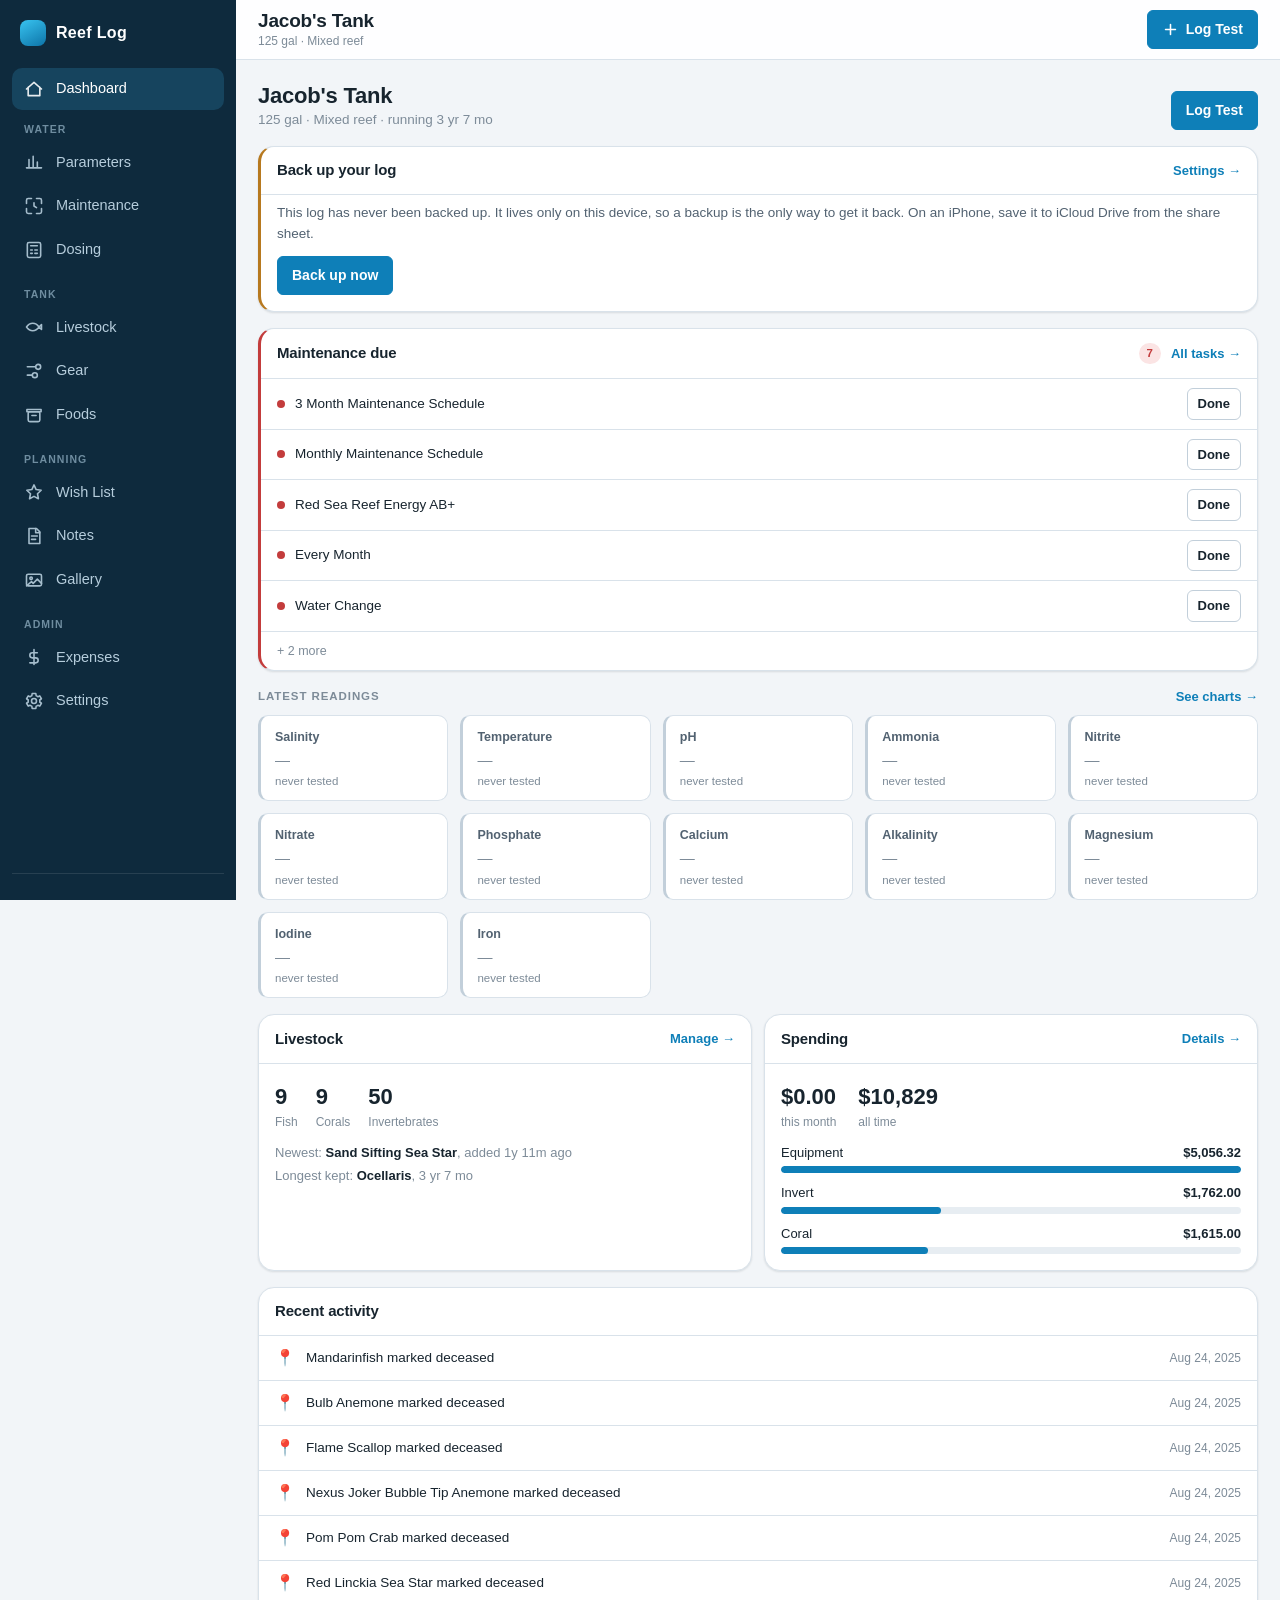
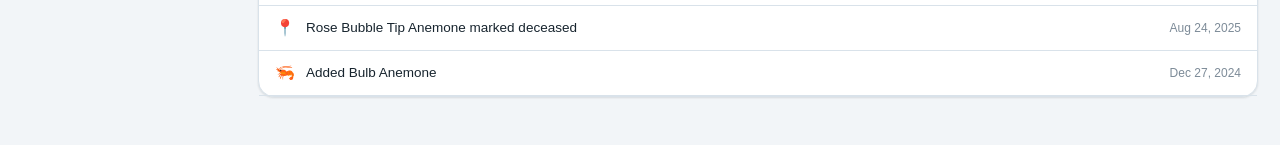
<file: index.html>
<!doctype html>
<html lang="en">
<head>
<meta charset="utf-8">
<meta name="viewport" content="width=device-width, initial-scale=1, viewport-fit=cover">
<meta name="description" content="Log and chart water parameters, livestock and expenses for a saltwater aquarium.">
<meta name="theme-color" content="#0b2b3f">
<title>Reef Log</title>
<link rel="manifest" href="manifest.webmanifest">
<link rel="icon" href="icons/icon.svg" type="image/svg+xml">
<link rel="apple-touch-icon" href="icons/icon-192.png">
<meta name="apple-mobile-web-app-capable" content="yes">
<meta name="apple-mobile-web-app-title" content="Reef Log">
<link rel="stylesheet" href="css/app.css">
</head>
<body>

<div id="boot" class="boot">
  <div class="boot__logo" aria-hidden="true"></div>
  <p class="boot__msg">Loading Reef Log&hellip;</p>
  <noscript><p class="boot__err">Reef Log needs JavaScript enabled.</p></noscript>
</div>

<div id="app" class="app" hidden>

  <header class="topbar">
    <button class="topbar__menu" id="navToggle" aria-label="Menu" aria-expanded="false">
      <svg viewBox="0 0 24 24" aria-hidden="true"><path d="M3 6h18M3 12h18M3 18h18"/></svg>
    </button>
    <div class="topbar__title">
      <h1 id="tankName">Reef Log</h1>
      <p id="tankMeta" class="topbar__sub"></p>
    </div>
    <button class="btn btn--primary topbar__action" data-action="log-test">
      <svg viewBox="0 0 24 24" aria-hidden="true"><path d="M12 5v14M5 12h14"/></svg>
      <span>Log Test</span>
    </button>
  </header>

  <nav class="sidenav" id="sidenav" aria-label="Sections">
    <div class="sidenav__brand">
      <span class="sidenav__mark" aria-hidden="true"></span>
      <span>Reef&nbsp;Log</span>
    </div>
    <!-- Grouped rather than one flat list: twelve destinations in a column is a
         wall, and these fall naturally into water, tank, planning and admin. -->
    <ul class="sidenav__list">
      <li><a href="#/dashboard" data-route="dashboard"><svg viewBox="0 0 24 24" aria-hidden="true"><path d="M3 12l9-8 9 8M5 10v10h14V10"/></svg><span>Dashboard</span></a></li>

      <li class="sidenav__group" aria-hidden="true">Water</li>
      <li><a href="#/parameters" data-route="parameters"><svg viewBox="0 0 24 24" aria-hidden="true"><path d="M3 19h18M6 19V9M11 19V5M16 19v-7"/></svg><span>Parameters</span></a></li>
      <li><a href="#/maintenance" data-route="maintenance"><svg viewBox="0 0 24 24" aria-hidden="true"><path d="M9 3H5a2 2 0 00-2 2v4M15 3h4a2 2 0 012 2v4M9 21H5a2 2 0 01-2-2v-4M15 21h4a2 2 0 002-2v-4"/><path d="M12 8v4l3 2"/></svg><span>Maintenance</span></a></li>
      <li><a href="#/calculator" data-route="calculator"><svg viewBox="0 0 24 24" aria-hidden="true"><rect x="4" y="3" width="16" height="18" rx="2"/><path d="M8 7h8M8 12h2m3 0h3M8 16h2m3 0h3"/></svg><span>Dosing</span></a></li>

      <li class="sidenav__group" aria-hidden="true">Tank</li>
      <li><a href="#/livestock" data-route="livestock"><svg viewBox="0 0 24 24" aria-hidden="true"><path d="M3 12c4-6 11-6 15 0-4 6-11 6-15 0zM18 12l3-3v6l-3-3z"/></svg><span>Livestock</span></a></li>
      <li><a href="#/gear" data-route="gear"><svg viewBox="0 0 24 24" aria-hidden="true"><path d="M4 7h10M4 17h6"/><circle cx="17" cy="7" r="3"/><circle cx="13" cy="17" r="3"/></svg><span>Gear</span></a></li>
      <li><a href="#/foods" data-route="foods"><svg viewBox="0 0 24 24" aria-hidden="true"><rect x="5" y="8" width="14" height="12" rx="2"/><path d="M3.5 5.5h17v2.5h-17z"/><path d="M9.5 12.5h5"/></svg><span>Foods</span></a></li>

      <li class="sidenav__group" aria-hidden="true">Planning</li>
      <li><a href="#/wishlist" data-route="wishlist"><svg viewBox="0 0 24 24" aria-hidden="true"><path d="M12 3.5l2.6 5.6 6 .8-4.4 4.2 1.1 6-5.3-2.9-5.3 2.9 1.1-6L3.4 9.9l6-.8z"/></svg><span>Wish List</span></a></li>
      <li><a href="#/notes" data-route="notes"><svg viewBox="0 0 24 24" aria-hidden="true"><path d="M6 3h9l4 4v14H6z"/><path d="M14 3v5h5"/><path d="M9 12h7M9 16h5"/></svg><span>Notes</span></a></li>
      <li><a href="#/gallery" data-route="gallery"><svg viewBox="0 0 24 24" aria-hidden="true"><rect x="3" y="5" width="18" height="14" rx="2"/><circle cx="8.5" cy="10" r="1.5"/><path d="M21 16l-5-5-5 5-2-2-6 5"/></svg><span>Gallery</span></a></li>

      <li class="sidenav__group" aria-hidden="true">Admin</li>
      <li><a href="#/expenses" data-route="expenses"><svg viewBox="0 0 24 24" aria-hidden="true"><path d="M12 3v18M16 7H10a3 3 0 000 6h4a3 3 0 010 6H7"/></svg><span>Expenses</span></a></li>
      <li><a href="#/settings" data-route="settings"><svg viewBox="0 0 24 24" aria-hidden="true"><path d="M12 15a3 3 0 100-6 3 3 0 000 6z"/><path d="M19 12a7 7 0 00-.1-1.2l2-1.5-2-3.4-2.3 1a7 7 0 00-2-1.2L14.2 3H9.8l-.4 2.7a7 7 0 00-2 1.2l-2.3-1-2 3.4 2 1.5a7 7 0 000 2.4l-2 1.5 2 3.4 2.3-1a7 7 0 002 1.2l.4 2.7h4.4l.4-2.7a7 7 0 002-1.2l2.3 1 2-3.4-2-1.5c.06-.4.1-.8.1-1.2z"/></svg><span>Settings</span></a></li>
    </ul>
    <div class="sidenav__foot">
      <label class="tankpick">
        <span>Tank</span>
        <select id="tankSelect"></select>
      </label>
    </div>
  </nav>

  <div class="scrim" id="scrim" hidden></div>

  <main class="main" id="view" tabindex="-1"></main>

  <!-- Five slots for seven sections: the two most-used plus a drawer opener. -->
  <nav class="tabbar" aria-label="Sections">
    <a href="#/dashboard" data-route="dashboard"><svg viewBox="0 0 24 24" aria-hidden="true"><path d="M3 12l9-8 9 8M5 10v10h14V10"/></svg><span>Home</span></a>
    <a href="#/parameters" data-route="parameters"><svg viewBox="0 0 24 24" aria-hidden="true"><path d="M3 19h18M6 19V9M11 19V5M16 19v-7"/></svg><span>Params</span></a>
    <button class="tabbar__fab" data-action="log-test" aria-label="Log a test">
      <svg viewBox="0 0 24 24" aria-hidden="true"><path d="M12 5v14M5 12h14"/></svg>
    </button>
    <a href="#/maintenance" data-route="maintenance">
      <span class="tabbar__slot">
        <svg viewBox="0 0 24 24" aria-hidden="true"><path d="M9 3H5a2 2 0 00-2 2v4M15 3h4a2 2 0 012 2v4M9 21H5a2 2 0 01-2-2v-4M15 21h4a2 2 0 002-2v-4"/><path d="M12 8v4l3 2"/></svg>
        <span class="tabbar__dot" id="dueDot" hidden></span>
      </span>
      <span>Care</span>
    </a>
    <button type="button" data-action="open-nav" aria-label="More sections">
      <svg viewBox="0 0 24 24" aria-hidden="true"><path d="M4 6h16M4 12h16M4 18h16"/></svg>
      <span>More</span>
    </button>
  </nav>

</div>

<div id="modalHost" class="modal" hidden>
  <div class="modal__scrim" data-close></div>
  <div class="modal__panel" role="dialog" aria-modal="true" aria-labelledby="modalTitle">
    <header class="modal__head">
      <h2 id="modalTitle"></h2>
      <button class="iconbtn" data-close aria-label="Close">
        <svg viewBox="0 0 24 24" aria-hidden="true"><path d="M6 6l12 12M18 6L6 18"/></svg>
      </button>
    </header>
    <div class="modal__body" id="modalBody"></div>
    <footer class="modal__foot" id="modalFoot"></footer>
  </div>
</div>

<div id="toast" class="toast" role="status" aria-live="polite"></div>

<div id="updateBar" class="updatebar" role="status" hidden>
  <span>A new version of Reef Log is ready.</span>
  <button type="button" class="btn btn--sm" id="updateReload">Reload</button>
</div>

<script type="module" src="js/app.js"></script>
<script>
  // If ES modules fail to load (e.g. opened via file:// where module CORS is blocked),
  // replace the loading screen with an actionable message instead of a blank page.
  window.setTimeout(function () {
    var app = document.getElementById('app');
    if (app && app.hasAttribute('hidden')) {
      var boot = document.getElementById('boot');
      if (!boot || boot.dataset.failed) return;
      boot.dataset.failed = '1';
      boot.innerHTML =
        '<div class="boot__logo"></div>' +
        '<p class="boot__err"><strong>Reef Log could not start.</strong></p>' +
        '<p class="boot__msg">If you opened this file directly from disk, browsers block it. ' +
        'Run <code>serve.ps1</code> and open <code>http://localhost:8080</code> instead, ' +
        'or use the published GitHub Pages URL.</p>';
    }
  }, 4000);
</script>
</body>
</html>
</file>
<file: css/app.css>
/* ==========================================================================
   Reef Log — application styles
   Single stylesheet, no build step. Light + dark, phone + desktop.
   ========================================================================== */

/* --- Design tokens ------------------------------------------------------- */

:root {
  color-scheme: light;

  --bg:            #f2f5f8;
  --bg-elev:       #ffffff;
  --bg-sunk:       #e7edf2;
  --bg-nav:        #0e2a3d;
  --line:          #d9e2ea;
  --line-strong:   #c2cfda;

  --text:          #17242e;
  --text-soft:     #526271;
  --text-faint:    #7d8b98;

  --accent:        #0e7fb8;
  --accent-strong: #0a628f;
  --accent-soft:   #e2f1fa;
  --on-accent:     #ffffff;

  --ok:            #1c8a5a;
  --ok-soft:       #dff3e8;
  --warn:          #b7791f;
  --warn-soft:     #fbf0da;
  --bad:           #c33c3c;
  --bad-soft:      #fbe4e4;

  --shadow-sm: 0 1px 2px rgba(16, 34, 48, .07), 0 1px 3px rgba(16, 34, 48, .05);
  --shadow-md: 0 2px 6px rgba(16, 34, 48, .08), 0 8px 24px rgba(16, 34, 48, .08);
  --shadow-lg: 0 10px 40px rgba(16, 34, 48, .22);

  --r-sm: 6px;
  --r-md: 10px;
  --r-lg: 16px;

  --nav-w: 236px;
  --topbar-h: 60px;
  --tabbar-h: 60px;

  --font: -apple-system, BlinkMacSystemFont, "Segoe UI", Roboto, "Helvetica Neue", Arial, sans-serif;
  --mono: ui-monospace, SFMono-Regular, "SF Mono", Menlo, Consolas, monospace;
}

@media (prefers-color-scheme: dark) {
  :root:not([data-theme="light"]) {
    color-scheme: dark;

    --bg:          #10171d;
    --bg-elev:     #18222b;
    --bg-sunk:     #0c1318;
    --bg-nav:      #0b141b;
    --line:        #26333e;
    --line-strong: #3b4b58;

    --text:        #e6edf3;
    --text-soft:   #9fb0be;
    --text-faint:  #74879a;

    --accent:        #38a9df;
    --accent-strong: #6cc4ef;
    --accent-soft:   #123243;
    --on-accent:     #06212f;

    --ok:      #45c88b;
    --ok-soft: #102d20;
    --warn:    #e0a94a;
    --warn-soft: #322611;
    --bad:     #f0736f;
    --bad-soft: #34191a;

    --shadow-sm: 0 1px 2px rgba(0, 0, 0, .4);
    --shadow-md: 0 2px 6px rgba(0, 0, 0, .4), 0 10px 28px rgba(0, 0, 0, .34);
    --shadow-lg: 0 12px 44px rgba(0, 0, 0, .6);
  }
}

:root[data-theme="dark"] {
  color-scheme: dark;

  --bg:          #10171d;
  --bg-elev:     #18222b;
  --bg-sunk:     #0c1318;
  --bg-nav:      #0b141b;
  --line:        #26333e;
  --line-strong: #3b4b58;

  --text:        #e6edf3;
  --text-soft:   #9fb0be;
  --text-faint:  #74879a;

  --accent:        #38a9df;
  --accent-strong: #6cc4ef;
  --accent-soft:   #123243;
  --on-accent:     #06212f;

  --ok:        #45c88b;
  --ok-soft:   #102d20;
  --warn:      #e0a94a;
  --warn-soft: #322611;
  --bad:       #f0736f;
  --bad-soft:  #34191a;

  --shadow-sm: 0 1px 2px rgba(0, 0, 0, .4);
  --shadow-md: 0 2px 6px rgba(0, 0, 0, .4), 0 10px 28px rgba(0, 0, 0, .34);
  --shadow-lg: 0 12px 44px rgba(0, 0, 0, .6);
}

/* --- Reset --------------------------------------------------------------- */

*, *::before, *::after { box-sizing: border-box; }

html, body { height: 100%; }

body {
  margin: 0;
  font-family: var(--font);
  font-size: 15px;
  line-height: 1.5;
  color: var(--text);
  background: var(--bg);
  -webkit-text-size-adjust: 100%;
  -webkit-font-smoothing: antialiased;
}

h1, h2, h3, h4 { margin: 0; font-weight: 650; line-height: 1.25; letter-spacing: -.01em; }
p { margin: 0; }
ul { margin: 0; padding: 0; list-style: none; }
a { color: inherit; text-decoration: none; }
code { font-family: var(--mono); font-size: .9em; background: var(--bg-sunk); padding: .1em .35em; border-radius: 4px; }

button { font: inherit; color: inherit; }

svg { width: 20px; height: 20px; fill: none; stroke: currentColor; stroke-width: 1.9; stroke-linecap: round; stroke-linejoin: round; }

:focus-visible { outline: 2px solid var(--accent); outline-offset: 2px; border-radius: 4px; }

/* --- Boot screen --------------------------------------------------------- */

.boot {
  min-height: 100dvh;
  display: grid;
  place-content: center;
  justify-items: center;
  gap: 14px;
  padding: 32px;
  text-align: center;
  color: var(--text-soft);
}
.boot__logo {
  width: 56px; height: 56px; border-radius: 16px;
  background: linear-gradient(150deg, #2bb0e6, #0a628f);
  box-shadow: var(--shadow-md);
  animation: pulse 1.6s ease-in-out infinite;
}
@keyframes pulse { 0%, 100% { transform: scale(1); opacity: 1; } 50% { transform: scale(.9); opacity: .65; } }
@media (prefers-reduced-motion: reduce) { .boot__logo { animation: none; } }
.boot__msg { max-width: 44ch; font-size: 14px; }
.boot__err { color: var(--bad); }

/* --- App frame ----------------------------------------------------------- */

.app {
  min-height: 100dvh;
  display: grid;
  /* minmax(0, …) rather than 1fr: a grid track's automatic minimum is min-content,
     which would let a wide table stretch the whole page instead of scrolling
     inside its own container. */
  grid-template-columns: minmax(0, 1fr);
  grid-template-rows: auto 1fr auto;
  grid-template-areas: "topbar" "main" "tabbar";
}

/* --- Top bar ------------------------------------------------------------- */

.topbar {
  grid-area: topbar;
  position: sticky;
  top: 0;
  z-index: 30;
  display: flex;
  align-items: center;
  gap: 10px;
  min-height: var(--topbar-h);
  padding: 8px 14px;
  padding-top: max(8px, env(safe-area-inset-top));
  background: color-mix(in srgb, var(--bg-elev) 88%, transparent);
  backdrop-filter: saturate(160%) blur(10px);
  border-bottom: 1px solid var(--line);
}
.topbar__menu {
  display: grid; place-items: center;
  width: 38px; height: 38px;
  background: none; border: 0; border-radius: var(--r-sm);
  cursor: pointer; color: var(--text-soft);
}
.topbar__menu:hover { background: var(--bg-sunk); }
.topbar__title { min-width: 0; flex: 1; }
.topbar__title h1 { font-size: 17px; white-space: nowrap; overflow: hidden; text-overflow: ellipsis; }
.topbar__sub { font-size: 12px; color: var(--text-faint); white-space: nowrap; overflow: hidden; text-overflow: ellipsis; }
.topbar__action { flex: none; }
.topbar__action span { display: none; }

/* --- Side nav (desktop) / drawer (mobile) -------------------------------- */

.sidenav {
  position: fixed;
  z-index: 50;
  inset: 0 auto 0 0;
  width: var(--nav-w);
  display: flex;
  flex-direction: column;
  gap: 8px;
  padding: 14px 12px;
  padding-top: max(14px, env(safe-area-inset-top));
  background: var(--bg-nav);
  color: #cfe2ee;
  transform: translateX(-100%);
  transition: transform .22s ease;
}
.sidenav.is-open { transform: none; }
@media (prefers-reduced-motion: reduce) { .sidenav { transition: none; } }

.sidenav__brand {
  display: flex; align-items: center; gap: 10px;
  padding: 6px 8px 14px;
  font-size: 16px; font-weight: 700; letter-spacing: .02em; color: #fff;
}
.sidenav__mark {
  width: 26px; height: 26px; border-radius: 8px; flex: none;
  background: linear-gradient(150deg, #38c3f0, #0d74a8);
}
.sidenav__list { display: flex; flex-direction: column; gap: 2px; flex: 1; }
.sidenav__list a {
  display: flex; align-items: center; gap: 12px;
  padding: 10px 12px;
  border-radius: var(--r-md);
  font-size: 14.5px; font-weight: 500;
  color: #b6cddc;
}
.sidenav__list a:hover { background: rgba(255, 255, 255, .07); color: #fff; }
.sidenav__list a.is-active { background: rgba(56, 169, 223, .2); color: #fff; }
.sidenav__list svg { flex: none; opacity: .9; }

/* Group heading. Decorative only — it is aria-hidden, because the links below
   it already say where they go and a screen reader gains nothing from a label
   that is not a real landmark. */
.sidenav__group {
  margin: 14px 0 2px;
  padding: 0 12px;
  font-size: 10.5px; font-weight: 700;
  letter-spacing: .1em; text-transform: uppercase;
  color: #6f8da0;
}
.sidenav__list > li:first-child + .sidenav__group { margin-top: 10px; }

.sidenav__foot { border-top: 1px solid rgba(255, 255, 255, .1); padding-top: 12px; }
.tankpick { display: block; font-size: 11px; text-transform: uppercase; letter-spacing: .07em; color: #86a3b7; }
.tankpick select {
  width: 100%; margin-top: 6px; padding: 8px 10px;
  font: inherit; font-size: 14px; text-transform: none; letter-spacing: 0;
  color: #fff; background: rgba(255, 255, 255, .08);
  border: 1px solid rgba(255, 255, 255, .14); border-radius: var(--r-sm);
}
.tankpick select option { color: #17242e; background: #fff; }

.scrim { position: fixed; inset: 0; z-index: 40; background: rgba(6, 18, 26, .5); }

/* --- Main ---------------------------------------------------------------- */

.main {
  grid-area: main;
  width: 100%;
  min-width: 0;
  max-width: 1120px;
  margin: 0 auto;
  padding: 16px 14px calc(var(--tabbar-h) + 26px);
  padding-left: max(14px, env(safe-area-inset-left));
  padding-right: max(14px, env(safe-area-inset-right));
}
.main:focus { outline: none; }

/* --- Bottom tab bar (mobile) --------------------------------------------- */

.tabbar {
  grid-area: tabbar;
  position: fixed;
  z-index: 30;
  inset: auto 0 0 0;
  display: grid;
  grid-template-columns: repeat(5, 1fr);
  align-items: center;
  height: calc(var(--tabbar-h) + env(safe-area-inset-bottom));
  padding-bottom: env(safe-area-inset-bottom);
  background: color-mix(in srgb, var(--bg-elev) 92%, transparent);
  backdrop-filter: saturate(160%) blur(10px);
  border-top: 1px solid var(--line);
}
.tabbar a,
.tabbar > button:not(.tabbar__fab) {
  display: grid; justify-items: center; gap: 3px;
  padding: 6px 2px;
  font-size: 10.5px; font-weight: 500; color: var(--text-faint);
  background: none; border: 0; cursor: pointer;
  font-family: inherit;
}
.tabbar a.is-active { color: var(--accent); }
.tabbar svg { width: 21px; height: 21px; }

/* Overdue indicator riding on the Care tab icon. */
.tabbar__slot { position: relative; display: block; line-height: 0; }
.tabbar__dot {
  position: absolute; top: -1px; right: -3px;
  width: 8px; height: 8px;
  border-radius: 50%;
  background: var(--bad);
  border: 2px solid var(--bg-elev);
}
.tabbar__fab {
  justify-self: center;
  display: grid; place-items: center;
  width: 46px; height: 46px;
  margin-top: -18px;
  border: 3px solid var(--bg);
  border-radius: 50%;
  background: var(--accent); color: var(--on-accent);
  box-shadow: var(--shadow-md);
  cursor: pointer;
}
.tabbar__fab svg { width: 22px; height: 22px; stroke-width: 2.4; }

/* --- Desktop layout ------------------------------------------------------ */

@media (min-width: 900px) {
  .app {
    grid-template-columns: var(--nav-w) minmax(0, 1fr);
    grid-template-rows: auto 1fr;
    grid-template-areas: "nav topbar" "nav main";
  }
  .sidenav { position: sticky; grid-area: nav; height: 100dvh; top: 0; transform: none; }
  .topbar { padding-inline: 22px; }
  .topbar__menu { display: none; }
  .topbar__title h1 { font-size: 19px; }
  .topbar__action span { display: inline; }
  .main { padding: 22px 22px 48px; }
  .tabbar, .scrim { display: none !important; }
}

/* --- Buttons ------------------------------------------------------------- */

.btn {
  display: inline-flex; align-items: center; justify-content: center; gap: 7px;
  padding: 8px 14px;
  font-size: 14px; font-weight: 600;
  border: 1px solid var(--line-strong);
  border-radius: var(--r-sm);
  background: var(--bg-elev); color: var(--text);
  cursor: pointer;
  white-space: nowrap;
}
.btn:hover { border-color: var(--accent); color: var(--accent); }
.btn svg { width: 17px; height: 17px; stroke-width: 2.2; }
.btn--primary { background: var(--accent); border-color: var(--accent); color: var(--on-accent); }
.btn--primary:hover { background: var(--accent-strong); border-color: var(--accent-strong); color: var(--on-accent); }
.btn--danger { color: var(--bad); border-color: color-mix(in srgb, var(--bad) 45%, var(--line)); }
.btn--danger:hover { background: var(--bad); border-color: var(--bad); color: #fff; }
.btn--sm { padding: 5px 10px; font-size: 13px; }
.btn--block { width: 100%; }
.btn[disabled] { opacity: .5; cursor: not-allowed; }

.iconbtn {
  display: grid; place-items: center;
  width: 32px; height: 32px;
  background: none; border: 0; border-radius: var(--r-sm);
  color: var(--text-faint); cursor: pointer;
}
.iconbtn:hover { background: var(--bg-sunk); color: var(--text); }
.iconbtn svg { width: 17px; height: 17px; }

/* --- Cards & layout helpers ---------------------------------------------- */

.card {
  background: var(--bg-elev);
  border: 1px solid var(--line);
  border-radius: var(--r-lg);
  box-shadow: var(--shadow-sm);
}
.card__head {
  display: flex; align-items: center; gap: 10px; flex-wrap: wrap;
  padding: 14px 16px;
  border-bottom: 1px solid var(--line);
}
.card__head h2 { font-size: 15px; }
.card__head .spacer { flex: 1; }
.card__body { padding: 16px; }
.card__body--flush { padding: 0; }

.stack { display: flex; flex-direction: column; gap: 16px; }
.row { display: flex; align-items: center; gap: 10px; flex-wrap: wrap; }
.spacer { flex: 1; }

.grid { display: grid; gap: 12px; }
.grid--stats { grid-template-columns: repeat(auto-fit, minmax(150px, 1fr)); }
.grid--params { grid-template-columns: repeat(auto-fill, minmax(168px, 1fr)); }
.grid--cards { grid-template-columns: repeat(auto-fill, minmax(260px, 1fr)); }

.page-head {
  display: flex; align-items: flex-end; gap: 12px; flex-wrap: wrap;
  margin-bottom: 16px;
}
.page-head h2 { font-size: 22px; }
.page-head p { font-size: 13.5px; color: var(--text-faint); }

.section-title {
  font-size: 11.5px; font-weight: 700; text-transform: uppercase; letter-spacing: .08em;
  color: var(--text-faint);
  margin-bottom: 8px;
}

/* --- Stat tiles ---------------------------------------------------------- */

.stat {
  padding: 14px 16px;
  background: var(--bg-elev);
  border: 1px solid var(--line);
  border-radius: var(--r-md);
}
.stat__label { font-size: 11.5px; font-weight: 600; text-transform: uppercase; letter-spacing: .06em; color: var(--text-faint); }
.stat__value { margin-top: 4px; font-size: 24px; font-weight: 680; letter-spacing: -.02em; font-variant-numeric: tabular-nums; }
.stat__sub { margin-top: 2px; font-size: 12.5px; color: var(--text-faint); }

/* --- Parameter tiles ----------------------------------------------------- */

.ptile {
  position: relative;
  display: block; width: 100%; text-align: left;
  padding: 12px 14px 10px;
  background: var(--bg-elev);
  border: 1px solid var(--line);
  border-left: 3px solid var(--line-strong);
  border-radius: var(--r-md);
  cursor: pointer;
}
.ptile:hover { border-color: var(--accent); box-shadow: var(--shadow-sm); }
.ptile.is-ok   { border-left-color: var(--ok); }
.ptile.is-warn { border-left-color: var(--warn); }
.ptile.is-bad  { border-left-color: var(--bad); }
.ptile.is-none { border-left-color: var(--line-strong); }
.ptile__name { font-size: 12.5px; font-weight: 600; color: var(--text-soft); }
.ptile__value { margin-top: 2px; font-size: 21px; font-weight: 680; letter-spacing: -.02em; font-variant-numeric: tabular-nums; }
.ptile__value small { font-size: 12px; font-weight: 600; color: var(--text-faint); margin-left: 3px; }
.ptile__meta { display: flex; align-items: center; justify-content: space-between; gap: 6px; margin-top: 2px; font-size: 11.5px; color: var(--text-faint); }
.ptile__spark { margin-top: 6px; height: 30px; }
.ptile__empty { margin-top: 2px; font-size: 15px; color: var(--text-faint); font-weight: 500; }

/* --- Badges & pills ------------------------------------------------------ */

.badge {
  display: inline-flex; align-items: center; gap: 5px;
  padding: 2px 8px;
  font-size: 11.5px; font-weight: 650;
  border-radius: 999px;
  background: var(--bg-sunk); color: var(--text-soft);
  white-space: nowrap;
}
.badge--ok   { background: var(--ok-soft);   color: var(--ok); }
.badge--warn { background: var(--warn-soft); color: var(--warn); }
.badge--bad  { background: var(--bad-soft);  color: var(--bad); }
.badge--accent { background: var(--accent-soft); color: var(--accent); }

.dot { width: 8px; height: 8px; border-radius: 50%; flex: none; background: var(--line-strong); display: inline-block; }
.dot--ok { background: var(--ok); } .dot--warn { background: var(--warn); } .dot--bad { background: var(--bad); }

.chips { display: flex; flex-wrap: wrap; gap: 6px; }
.chip {
  padding: 5px 11px;
  font-size: 13px; font-weight: 550;
  border: 1px solid var(--line-strong); border-radius: 999px;
  background: var(--bg-elev); color: var(--text-soft);
  cursor: pointer; white-space: nowrap;
}
.chip:hover { border-color: var(--accent); color: var(--accent); }
.chip.is-on { background: var(--accent); border-color: var(--accent); color: var(--on-accent); }
.chip__swatch { display: inline-block; width: 8px; height: 8px; border-radius: 50%; margin-right: 6px; vertical-align: 1px; }

/* --- Segmented control --------------------------------------------------- */

.seg {
  display: inline-flex;
  padding: 2px;
  background: var(--bg-sunk);
  border-radius: var(--r-sm);
}

/* A control with more than three or four options will not fit a phone, so let
   it scroll sideways inside its own box rather than stretching the page. */
.segscroll {
  max-width: 100%;
  overflow-x: auto;
  -webkit-overflow-scrolling: touch;
  scrollbar-width: none;
}
.segscroll::-webkit-scrollbar { display: none; }
.segscroll .seg { flex: none; }
.seg button {
  padding: 5px 12px;
  font-size: 13px; font-weight: 600;
  background: none; border: 0; border-radius: 5px;
  color: var(--text-soft); cursor: pointer;
}
.seg button.is-on { background: var(--bg-elev); color: var(--text); box-shadow: var(--shadow-sm); }

/* --- Forms --------------------------------------------------------------- */

.field { display: block; margin-bottom: 14px; }
.field > span, .field__label {
  display: block; margin-bottom: 5px;
  font-size: 12.5px; font-weight: 620; color: var(--text-soft);
}
.field__hint { margin-top: 4px; font-size: 12px; color: var(--text-faint); }

input[type="text"], input[type="number"], input[type="date"], input[type="datetime-local"],
input[type="search"], input[type="url"], select, textarea {
  width: 100%;
  padding: 9px 11px;
  font: inherit; font-size: 15px;   /* >=16px avoids iOS zoom; 15 + touch tweak below */
  color: var(--text);
  background: var(--bg-elev);
  border: 1px solid var(--line-strong);
  border-radius: var(--r-sm);
  appearance: none;
}
select {
  background-image: url("data:image/svg+xml,%3Csvg xmlns='http://www.w3.org/2000/svg' viewBox='0 0 12 12'%3E%3Cpath d='M2.5 4.5L6 8l3.5-3.5' fill='none' stroke='%237d8b98' stroke-width='1.6' stroke-linecap='round' stroke-linejoin='round'/%3E%3C/svg%3E");
  background-repeat: no-repeat;
  background-position: right 9px center;
  background-size: 12px;
  padding-right: 30px;
}
textarea { min-height: 76px; resize: vertical; }
input:focus, select:focus, textarea:focus { outline: none; border-color: var(--accent); box-shadow: 0 0 0 3px var(--accent-soft); }
input::placeholder, textarea::placeholder { color: var(--text-faint); }

@media (pointer: coarse) {
  input[type="text"], input[type="number"], input[type="date"], input[type="datetime-local"],
  input[type="search"], select, textarea { font-size: 16px; }
}

.field-row { display: grid; gap: 12px; grid-template-columns: 1fr 1fr; }
@media (max-width: 520px) { .field-row { grid-template-columns: 1fr; } }

.check { display: flex; align-items: flex-start; gap: 9px; font-size: 14px; cursor: pointer; }
.check input { width: 17px; height: 17px; margin: 2px 0 0; accent-color: var(--accent); flex: none; }

.inputgroup { display: flex; gap: 6px; }
.inputgroup input { flex: 1; min-width: 0; }
.inputgroup select { width: auto; flex: none; min-width: 72px; padding-right: 26px; }

/* --- Log-test form grid -------------------------------------------------- */

.logrow {
  display: grid;
  grid-template-columns: minmax(0, 1fr) 172px;
  align-items: center; gap: 12px;
  padding: 9px 0;
  border-bottom: 1px solid var(--line);
}
.logrow:last-child { border-bottom: 0; }
.logrow__name { font-size: 14px; font-weight: 600; }
.logrow__target { font-size: 11.5px; color: var(--text-faint); font-weight: 500; }
@media (max-width: 480px) { .logrow { grid-template-columns: minmax(0, 1fr) 152px; gap: 8px; } }

/* --- Tables -------------------------------------------------------------- */

.tablewrap { max-width: 100%; overflow-x: auto; -webkit-overflow-scrolling: touch; }
table { width: 100%; border-collapse: collapse; font-size: 13.5px; }
thead th {
  position: sticky; top: 0;
  padding: 9px 12px;
  text-align: left; font-size: 11.5px; font-weight: 700;
  text-transform: uppercase; letter-spacing: .05em; color: var(--text-faint);
  background: var(--bg-elev);
  border-bottom: 1px solid var(--line);
  white-space: nowrap;
}
tbody td {
  padding: 9px 12px;
  border-bottom: 1px solid var(--line);
  white-space: nowrap;
  font-variant-numeric: tabular-nums;
}
tbody tr:last-child td { border-bottom: 0; }
tbody tr:hover td { background: var(--bg-sunk); }
td.num, th.num { text-align: right; }
td.wrap { white-space: normal; min-width: 160px; }
td.muted { color: var(--text-faint); }
td .cellstate { display: inline-flex; align-items: center; gap: 6px; }

/* --- Charts -------------------------------------------------------------- */

.chartcard { position: relative; }
.chartcard__head {
  display: flex; align-items: baseline; gap: 8px; flex-wrap: wrap;
  padding: 12px 16px 0;
}
.chartcard__title { font-size: 14.5px; font-weight: 650; }
.chartcard__latest { font-size: 13px; color: var(--text-faint); font-variant-numeric: tabular-nums; }
.chart { position: relative; padding: 4px 8px 8px; }
.chart svg { display: block; width: 100%; height: auto; stroke: none; }
.chart__tip {
  position: absolute; z-index: 5;
  padding: 6px 9px;
  font-size: 12px; line-height: 1.35;
  background: var(--text); color: var(--bg-elev);
  border-radius: var(--r-sm);
  pointer-events: none;
  white-space: nowrap;
  box-shadow: var(--shadow-md);
  transform: translate(-50%, -100%);
  opacity: 0; transition: opacity .1s;
}
.chart__tip.is-on { opacity: 1; }
.chart__tip b { font-variant-numeric: tabular-nums; }

.sparkline { display: block; width: 100%; height: 100%; stroke: none; }

/* --- Empty states -------------------------------------------------------- */

.empty {
  display: grid; justify-items: center; gap: 10px;
  padding: 36px 20px;
  text-align: center;
  color: var(--text-faint);
}
.empty svg { width: 34px; height: 34px; opacity: .5; }
.empty h3 { font-size: 15px; color: var(--text-soft); }
.empty p { font-size: 13.5px; max-width: 40ch; }

/* --- Livestock cards ----------------------------------------------------- */

.lscard {
  display: flex; flex-direction: column;
  padding: 14px;
  background: var(--bg-elev);
  border: 1px solid var(--line);
  border-radius: var(--r-md);
}
.lscard.is-gone { opacity: .62; }
.lscard__top { display: flex; align-items: flex-start; gap: 8px; }
.lscard__name { font-size: 15px; font-weight: 650; }
.lscard__sci { font-size: 12.5px; font-style: italic; color: var(--text-faint); }
.lscard__age { margin-top: 9px; font-size: 13px; font-weight: 600; color: var(--accent); }
.lscard__facts { margin-top: 8px; display: grid; gap: 3px; font-size: 12.5px; color: var(--text-soft); }
.lscard__facts b { font-weight: 600; color: var(--text); font-variant-numeric: tabular-nums; }
.lscard__note { margin-top: 8px; font-size: 12.5px; color: var(--text-faint); }
.lscard__acts { display: flex; gap: 6px; margin-top: 12px; padding-top: 10px; border-top: 1px solid var(--line); }

.avatar {
  display: grid; place-items: center; flex: none;
  width: 34px; height: 34px; border-radius: 9px;
  font-size: 17px;
  background: var(--bg-sunk);
}

/* Photo thumbnails sit in the same slot as the emoji fallback. */
.avatar--photo {
  padding: 0; border: 1px solid var(--line); cursor: pointer;
  overflow: hidden;
  width: 46px; height: 46px;
}
.avatar--photo img { width: 100%; height: 100%; object-fit: cover; display: block; }
.avatar--photo:hover { border-color: var(--accent); }

/* A stock placeholder is dimmed and dashed, so it never passes for your own
   photo at a glance. */
.avatar--photo.is-stock { border-style: dashed; border-color: var(--line-strong); }
.avatar--photo.is-stock img { opacity: .78; }
.avatar--photo.is-stock:hover img { opacity: 1; }

/* Equipment carries a drawn symbol for its type rather than a photo — see the
   note in js/equipment-icons.js. */
.gearicon {
  width: 40px; height: 40px;
  border: 1px solid var(--line);
  color: var(--accent);
}
.gearicon__svg {
  width: 22px; height: 22px;
  fill: none; stroke: currentColor;
  stroke-width: 1.6; stroke-linecap: round; stroke-linejoin: round;
}
.is-gone .gearicon { color: var(--text-faint); }

/* The brand as its own name in its own colour — see js/equipment-brands.js for
   why this is type and not a logo. One colour value has to hold up on both the
   light and the dark card, so it tints rather than fills. */
/* One brand, two values, picked to clear 4.5:1 on whichever card it lands on.
   Follows the same three theme states as the rest of the sheet: light by
   default, dark by preference unless overridden, dark when chosen outright. */
.brandmark, .gearicon.is-branded { --brand: var(--brand-l, 120 130 140); }
@media (prefers-color-scheme: dark) {
  :root:not([data-theme="light"]) .brandmark,
  :root:not([data-theme="light"]) .gearicon.is-branded { --brand: var(--brand-d, 150 160 170); }
}
:root[data-theme="dark"] .brandmark,
:root[data-theme="dark"] .gearicon.is-branded { --brand: var(--brand-d, 150 160 170); }

.brandmark {
  font-size: 10px; font-weight: 800;
  letter-spacing: .09em; text-transform: uppercase;
  color: rgb(var(--brand));
  margin-bottom: 3px;
  white-space: nowrap; overflow: hidden; text-overflow: ellipsis;
}
.gearicon.is-branded {
  color: rgb(var(--brand));
  background: rgb(var(--brand) / .13);
  border-color: rgb(var(--brand) / .32);
}
.is-gone .brandmark,
.is-gone .gearicon.is-branded { color: var(--text-faint); }
.is-gone .gearicon.is-branded { background: var(--bg-sunk); border-color: var(--line); }

/* --- Wish list ------------------------------------------------------------ */

/* Priority stars. Each is a real button, so a rating can be set by keyboard and
   announces itself; the group is not a radio set because tapping the current
   value clears it. */
.stars { display: flex; gap: 2px; margin-top: 9px; }
.star {
  display: grid; place-items: center;
  width: 26px; height: 26px; padding: 0;
  border: 0; border-radius: var(--r-sm);
  background: none; cursor: pointer;
  color: var(--line-strong);
}
.star svg { width: 17px; height: 17px; fill: currentColor; stroke: none; }
.star:hover { background: var(--bg-sunk); color: var(--text-faint); }
.star.is-on { color: #e0a020; }
.star:focus-visible { outline: 2px solid var(--accent); outline-offset: 1px; }

/* --- Notes ---------------------------------------------------------------- */

.notecard { cursor: pointer; transition: border-color .12s ease; }
.notecard:hover { border-color: var(--line-strong); }
.notecard:focus-visible { outline: 2px solid var(--accent); outline-offset: 2px; }
.notecard__title { font-size: 15px; font-weight: 650; }

/* Clamped to three lines: the list is for finding a note, not reading it. */
.notecard__body {
  margin-top: 6px;
  font-size: 13px; line-height: 1.5;
  color: var(--text-soft);
  white-space: pre-wrap;
  display: -webkit-box; -webkit-line-clamp: 3; -webkit-box-orient: vertical;
  overflow: hidden;
}
.notecard mark {
  background: var(--warn-soft); color: inherit;
  border-radius: 2px; padding: 0 1px;
}

.notebody {
  min-height: 300px;
  font-size: 14px; line-height: 1.6;
  resize: vertical;
}

.field--search input { width: 100%; }

/* --- Gallery -------------------------------------------------------------- */

/* Album chips wrap once there are more than a couple; the segmented control
   elsewhere in the app is a single row of two or three. */
.seg--wrap { flex-wrap: wrap; height: auto; }

.photogrid {
  display: grid;
  grid-template-columns: repeat(auto-fill, minmax(150px, 1fr));
  gap: 10px;
}
.phototile {
  position: relative;
  display: block; padding: 0;
  aspect-ratio: 1;
  border: 1px solid var(--line);
  border-radius: var(--r-md);
  background: var(--bg-sunk);
  overflow: hidden; cursor: pointer;
}
.phototile img { width: 100%; height: 100%; object-fit: cover; display: block; }
.phototile:hover { border-color: var(--accent); }
.phototile:focus-visible { outline: 2px solid var(--accent); outline-offset: 2px; }

/* Caption sits on a gradient rather than a solid bar, so it stays readable over
   a bright reef shot without hiding the bottom of the picture. */
.phototile__cap {
  position: absolute; inset: auto 0 0 0;
  padding: 16px 8px 6px;
  font-size: 11.5px; font-weight: 600;
  color: #fff; text-align: left;
  background: linear-gradient(transparent, rgba(0, 0, 0, .72));
  white-space: nowrap; overflow: hidden; text-overflow: ellipsis;
}

@media (max-width: 480px) {
  .photogrid { grid-template-columns: repeat(auto-fill, minmax(104px, 1fr)); gap: 6px; }
}

/* The feeding schedules attached to a food, on the food's own card. A feeding
   is an ordinary task, so this is a compact second view of it — the full one
   lives in Maintenance. */
.feedings {
  margin-top: 12px;
  padding-top: 10px;
  border-top: 1px dashed var(--line);
}
.feedings__head {
  display: flex; align-items: center; gap: 8px;
  font-size: 11.5px; font-weight: 700;
  letter-spacing: .07em; text-transform: uppercase;
  color: var(--text-faint);
}
.feedings__none { margin-top: 8px; font-size: 12.5px; color: var(--text-faint); }

.feedlist { margin-top: 8px; display: grid; gap: 6px; }
.feedrow {
  display: flex; align-items: center; gap: 8px;
  padding: 7px 9px;
  border: 1px solid var(--line);
  border-left-width: 3px;
  border-radius: 8px;
  background: var(--bg-sunk);
}
.feedrow__main { flex: 1; min-width: 0; }
.feedrow__name { font-size: 13px; font-weight: 600; }
.feedrow__meta { font-size: 11.5px; color: var(--text-faint); margin-top: 1px; }

/* The left edge carries the same state colours the badges use, so a card scans
   at a glance without reading the badge text. */
.feedrow.is-overdue { border-left-color: var(--bad); }
.feedrow.is-today,
.feedrow.is-never { border-left-color: var(--warn); }
.feedrow.is-upcoming { border-left-color: var(--ok); }

@media (max-width: 480px) {
  .feedrow { flex-wrap: wrap; }
  .feedrow__main { flex-basis: 100%; }
}

.photoview {
  display: block;
  width: 100%;
  max-height: 70vh;
  object-fit: contain;
  border-radius: var(--r-md);
  background: var(--bg-sunk);
}

.photocredit {
  margin-top: 10px;
  font-size: 12px;
  line-height: 1.45;
  color: var(--text-faint);
}
.photocredit b { color: var(--text-soft); }
.photocredit a { color: var(--accent); text-decoration: underline; }

/* How the picture differs from the thing you own — the box rather than the
   product, the wrong capacity. Warning-toned because it is a caveat about
   accuracy, not part of the attribution. */
.photocredit__note {
  display: inline-block;
  margin-top: 3px;
  color: var(--warn);
  font-style: italic;
}

/* --- Maintenance tasks ---------------------------------------------------- */

.taskcard { border-left: 3px solid var(--line-strong); }
.taskcard.is-overdue { border-left-color: var(--bad); }
.taskcard.is-today   { border-left-color: var(--warn); }
.taskcard.is-never   { border-left-color: var(--warn); }
.taskcard.is-upcoming { border-left-color: var(--ok); }
.taskcard.is-inactive { opacity: .62; }
.taskcard h3 { line-height: 1.3; }

details > summary { list-style: none; }
details > summary::-webkit-details-marker { display: none; }
details > summary::before { content: '▸ '; display: inline-block; transition: transform .15s; }
details[open] > summary::before { content: '▾ '; }

/* --- Dosing calculator ---------------------------------------------------- */

.calcout {
  margin-top: 16px;
  padding-top: 14px;
  border-top: 1px solid var(--line);
}
.calcout__figure {
  font-size: 30px; font-weight: 700; letter-spacing: -.02em;
  color: var(--accent);
  font-variant-numeric: tabular-nums;
}
.calcout__sub { font-size: 13.5px; color: var(--text-soft); margin-top: 2px; }
.calcout__spoon { font-size: 12.5px; color: var(--text-faint); margin-top: 6px; }

.calcnote {
  margin-top: 12px;
  padding: 10px 12px;
  font-size: 12.5px; line-height: 1.5;
  background: var(--bg-sunk);
  border-radius: var(--r-sm);
  color: var(--text-soft);
}
.calcnote--warn {
  background: var(--warn-soft);
  color: var(--warn);
  border-left: 3px solid var(--warn);
}
.calcnote b { color: inherit; }

.calcworkings {
  margin-top: 10px;
  font-family: var(--mono);
  font-size: 11.5px;
  color: var(--text-faint);
}

/* --- Bars (expense breakdown) -------------------------------------------- */

.barlist { display: grid; gap: 10px; }
.barlist__row { display: grid; gap: 4px; }
.barlist__top { display: flex; justify-content: space-between; gap: 10px; font-size: 13px; }
.barlist__top b { font-variant-numeric: tabular-nums; font-weight: 650; }
.barlist__track { height: 7px; border-radius: 999px; background: var(--bg-sunk); overflow: hidden; }
.barlist__fill { height: 100%; border-radius: 999px; background: var(--accent); }

/* --- Modal --------------------------------------------------------------- */

.modal { position: fixed; inset: 0; z-index: 100; display: grid; }
.modal__scrim { position: absolute; inset: 0; background: rgba(6, 18, 26, .55); }
.modal__panel {
  position: relative;
  z-index: 1;
  display: flex; flex-direction: column;
  width: min(560px, 100%);
  max-height: 100dvh;
  margin: auto;
  background: var(--bg-elev);
  border-radius: var(--r-lg);
  box-shadow: var(--shadow-lg);
  overflow: hidden;
}
@media (max-width: 640px) {
  .modal { align-items: flex-end; }
  .modal__panel {
    margin: 0; width: 100%;
    max-height: 92dvh;
    border-radius: var(--r-lg) var(--r-lg) 0 0;
    padding-bottom: env(safe-area-inset-bottom);
  }
}
.modal__head {
  display: flex; align-items: center; gap: 10px;
  padding: 14px 16px;
  border-bottom: 1px solid var(--line);
}
.modal__head h2 { flex: 1; font-size: 16px; }
.modal__body { padding: 16px; overflow-y: auto; -webkit-overflow-scrolling: touch; }
.modal__foot {
  display: flex; gap: 8px; justify-content: flex-end;
  padding: 12px 16px;
  border-top: 1px solid var(--line);
  background: var(--bg-elev);
}
.modal__foot .spacer { flex: 1; }
@media (max-width: 420px) { .modal__foot .btn { flex: 1; } .modal__foot .spacer { display: none; } }

/* --- Toast --------------------------------------------------------------- */

.toast {
  position: fixed;
  z-index: 200;
  left: 50%;
  bottom: calc(var(--tabbar-h) + 20px + env(safe-area-inset-bottom));
  transform: translate(-50%, 12px);
  max-width: min(420px, calc(100vw - 28px));
  padding: 10px 16px;
  font-size: 14px; font-weight: 550;
  color: var(--bg-elev); background: var(--text);
  border-radius: 999px;
  box-shadow: var(--shadow-md);
  opacity: 0; pointer-events: none;
  transition: opacity .18s, transform .18s;
}
.toast.is-on { opacity: 1; transform: translate(-50%, 0); }
@media (min-width: 900px) { .toast { bottom: 24px; } }

/* --- Update banner -------------------------------------------------------- */

.updatebar {
  position: fixed;
  z-index: 150;
  left: 50%;
  bottom: calc(var(--tabbar-h) + 20px + env(safe-area-inset-bottom));
  transform: translateX(-50%);
  display: flex; align-items: center; gap: 12px;
  max-width: min(440px, calc(100vw - 24px));
  padding: 10px 12px 10px 16px;
  font-size: 13.5px; font-weight: 550;
  background: var(--bg-elev);
  border: 1px solid var(--accent);
  border-radius: 999px;
  box-shadow: var(--shadow-md);
}
.updatebar span { flex: 1; }
@media (min-width: 900px) { .updatebar { bottom: 24px; } }

/* --- Utility ------------------------------------------------------------- */

.muted { color: var(--text-faint); }
.nowrap { white-space: nowrap; }
.num { font-variant-numeric: tabular-nums; }
.tar { text-align: right; }
[hidden] { display: none !important; }
.visually-hidden {
  position: absolute; width: 1px; height: 1px; margin: -1px;
  padding: 0; overflow: hidden; clip: rect(0 0 0 0); white-space: nowrap; border: 0;
}
</file>
